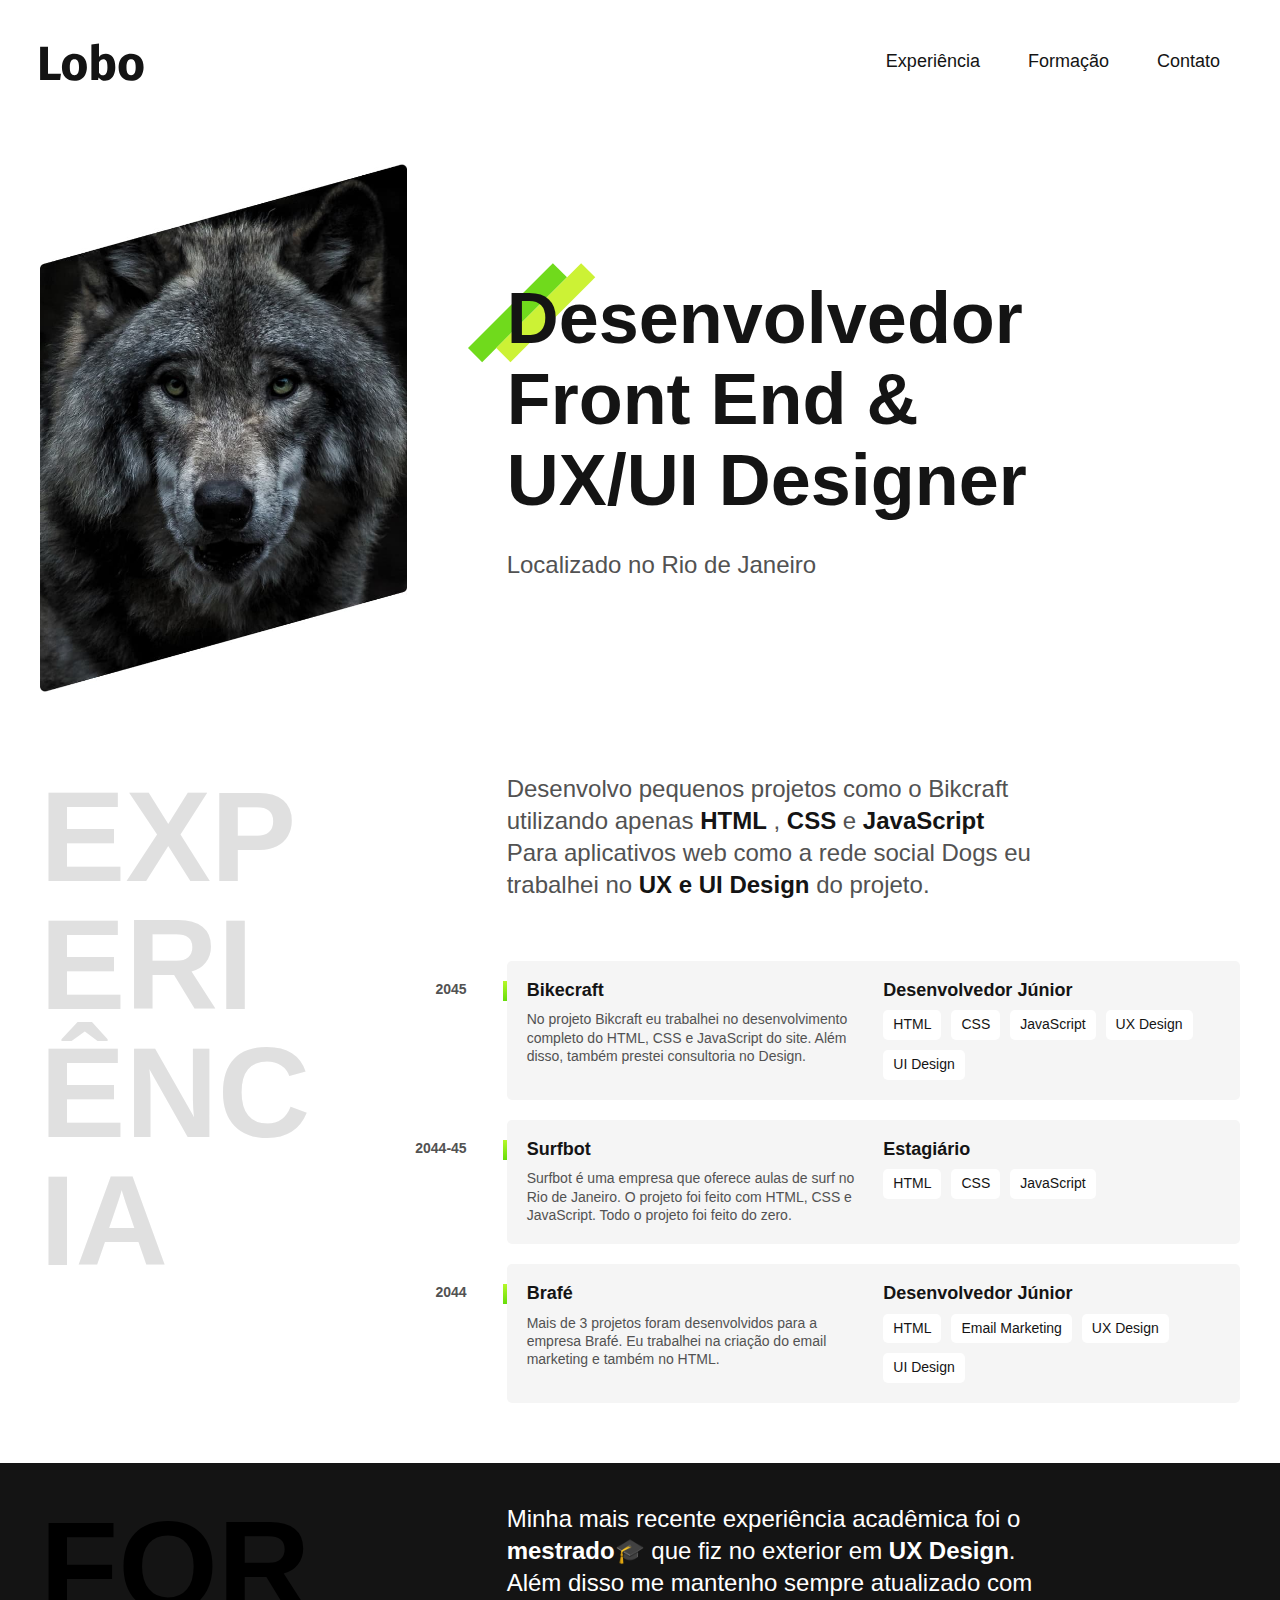
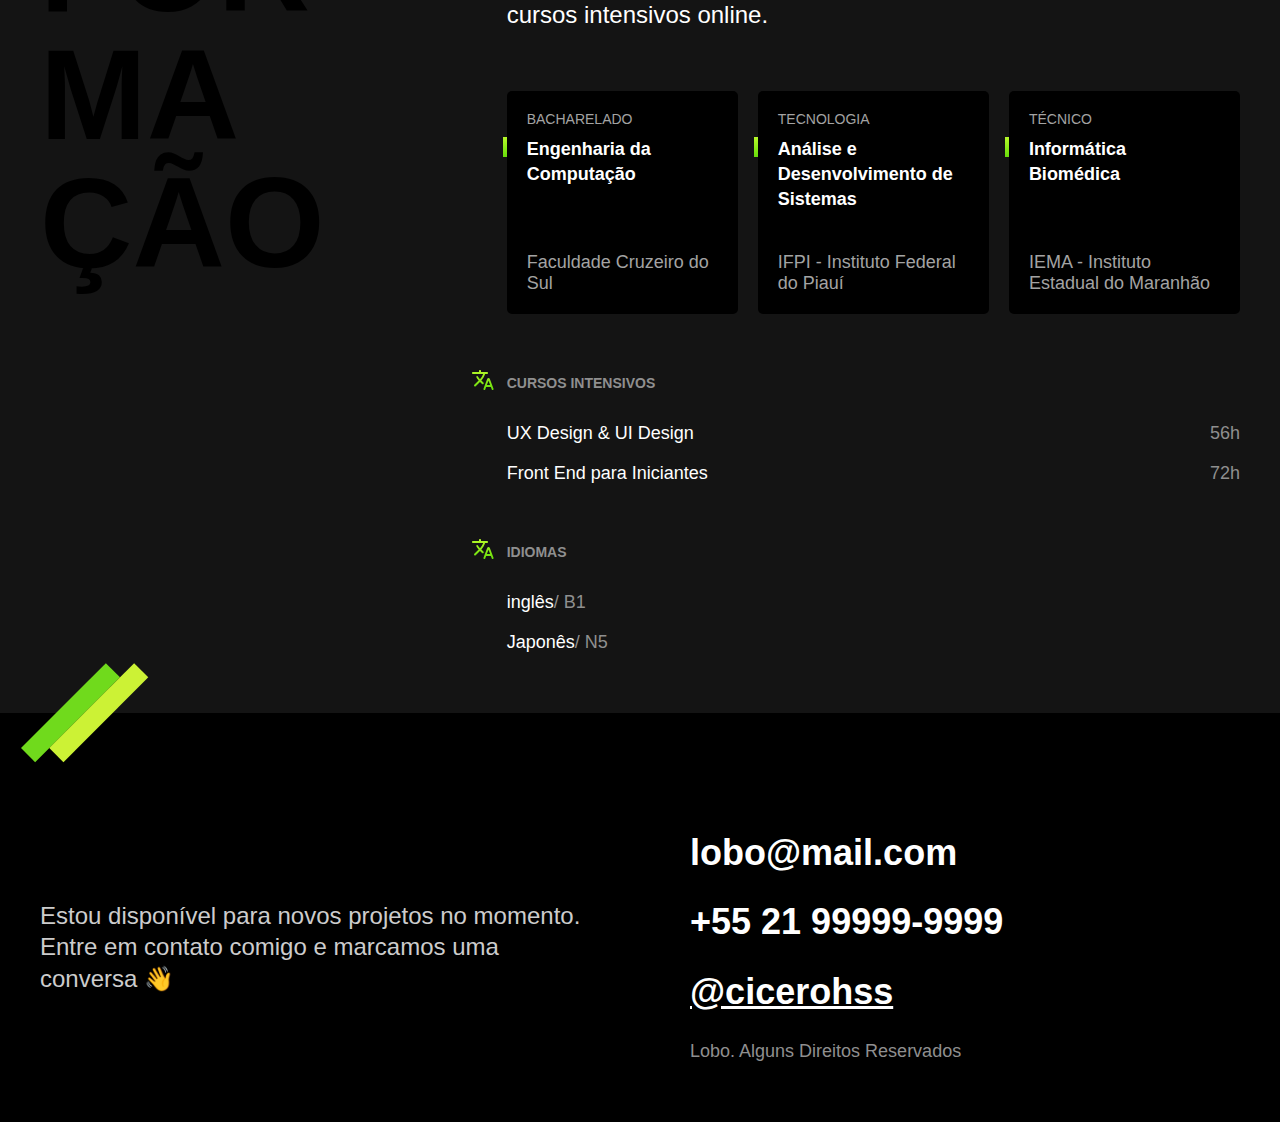
<file: 01_portfolio/index.html>
<!DOCTYPE html>
<html lang="pt-br">
<head>
    <meta charset="UTF-8">
    <meta name="viewport" content="width=device-width, initial-scale=1.0">
    <title>Lobo - Desenvolvedor e Designer</title>
    <link rel="stylesheet" href="./css/style.css">
</head>
<body>
    <header class="header">
        <img src="./img/marca.svg" alt="Lobo">
        <nav>
            <ul class="header-menu">
                <li><a href="#experiencia">Experiência</a></li>
                <li><a href="#formacao">Formação</a></li>
                <li><a href="#contato">Contato</a></li>
            </ul>
        </nav>
    </header>

    <main class="introducao">
        <img src="./img/perfil.jpg" alt="Lobo Cinza">
        <div>
            <h1>Desenvolvedor <br> Front End & <br> UX/UI Designer</h1>
            <p>Localizado no Rio de Janeiro</p>
        </div>
    </main>

    <section class="experiencia" id="experiencia" aria-label="Experiência">
        <h2 class="subtitulo">Experiência</h2>
        <div>
            <p class="experiencia-texto">Desenvolvo pequenos projetos como o Bikcraft utilizando apenas <strong>HTML</strong> , <strong>CSS</strong> e <strong>JavaScript</strong> Para aplicativos web como a rede social Dogs eu trabalhei no <strong>UX e UI Design</strong> do projeto.</p>
            
            <div class="empresa">
                <span class="empresa-ano">2045</span>
                <h3 class="empresa-titulo">Bikecraft</h3>
                <span class="empresa-titulo">Desenvolvedor Júnior</span>
                <p class="empresa-texto">No projeto Bikcraft eu trabalhei no desenvolvimento completo do HTML, CSS e JavaScript do site. Além disso, também prestei consultoria no Design.</p>
                <ul class="empresa-habilidades">
                    <li>HTML</li>
                    <li>CSS</li>
                    <li>JavaScript</li>
                    <li>UX Design</li>
                    <li>UI Design</li>
                </ul>
            </div>

            <div class="empresa">
                <span class="empresa-ano">2044-45</span>
                <h3 class="empresa-titulo">Surfbot</h3>
                <span class="empresa-titulo">Estagiário</span>
                <p class="empresa-texto">Surfbot é uma empresa que oferece aulas de surf no Rio de Janeiro. O projeto foi feito com HTML, CSS e JavaScript. Todo o projeto foi feito do zero.</p>
                <ul class="empresa-habilidades">
                    <li>HTML</li>
                    <li>CSS</li>
                    <li>JavaScript</li>
                </ul>
            </div>

            <div class="empresa">
                <span class="empresa-ano">2044</span>
                <h3 class="empresa-titulo">Brafé</h3>
                <span class="empresa-titulo">Desenvolvedor Júnior</span>
                <p class="empresa-texto">Mais de 3 projetos foram desenvolvidos para a empresa Brafé. Eu trabalhei na criação do email marketing e também no HTML.</p>
                <ul class="empresa-habilidades">
                    <li>HTML</li>
                    <li>Email Marketing</li>
                    <li>UX Design</li>
                    <li>UI Design</li>
                </ul>
            </div>
        </div>

        
        
    </section>

    <section class="formacao" id="formacao" aria-label="Formação">
        <div class="formacao-container">
            <h2 class="subtitulo">Formação</h2>
            <div>
                <p class="formacao-texto">
                    Minha mais recente experiência acadêmica foi o <strong>mestrado</strong>🎓 que fiz no exterior em <strong>UX Design</strong>. Além disso me mantenho sempre atualizado com cursos intensivos online.
                </p>
                <ul class="faculdade-lista">
                    <li class="faculdade">
                        <span class="faculdade-tipo">Bacharelado</span>
                        <h3 class="faculdade-curso">Engenharia da Computação</h3>
                        <span class="faculdade-instituicao">Faculdade Cruzeiro do Sul</span>
                    </li>
                    <li class="faculdade">
                        <span class="faculdade-tipo">Tecnologia</span>
                        <h3 class="faculdade-curso">Análise e Desenvolvimento de Sistemas</h3>
                        <span class="faculdade-instituicao">IFPI - Instituto Federal do Piauí</span>
                    </li>
                    <li class="faculdade">
                        <span class="faculdade-tipo">Técnico</span>
                        <h3 class="faculdade-curso">Informática Biomédica</h3>
                        <span class="faculdade-instituicao">IEMA - Instituto Estadual do Maranhão</span>
                    </li>
                </ul>

                <div class="formacao-extra">
                    <div class="cursos">
                        <h3>Cursos Intensivos</h3>
                        <ul>
                            <li>UX Design & UI Design<span> 56h</span></li>
                            <li>Front End para Iniciantes<span> 72h</span></li>
                        </ul>
                    </div>
                    <div class="idiomas">
                        <h3>Idiomas</h3>
                        <ul>
                            <li>inglês<span>/ B1</span></li>
                            <li>Japonês<span>/ N5</span></li>
                        </ul>
                    </div>
                </div>
            </div>
        </div>
    </section>

    <footer class="footer" id="contato">
        <div class="footer-container">
            <p class="footer-texto">Estou disponível para novos projetos no momento. Entre em contato comigo e marcamos uma conversa 👋</p>
            <div class="footer-contato">
                <ul>
                    <li>lobo@mail.com</li>
                    <li>+55 21 99999-9999</li>
                    <li><a href="/">@cicerohss</a></li>
                </ul>
                <p class="footer-copy">Lobo. Alguns Direitos Reservados</p>
            </div>
            
        </div>
    </footer>
</body>
</html>
</file>
<file: 01_portfolio/css/style.css>
@import "./global.css";
@import "./header.css";
@import "./introducao.css";
@import "./experiencia.css";
@import "./formacao.css";
@import "./footer.css";
</file>
